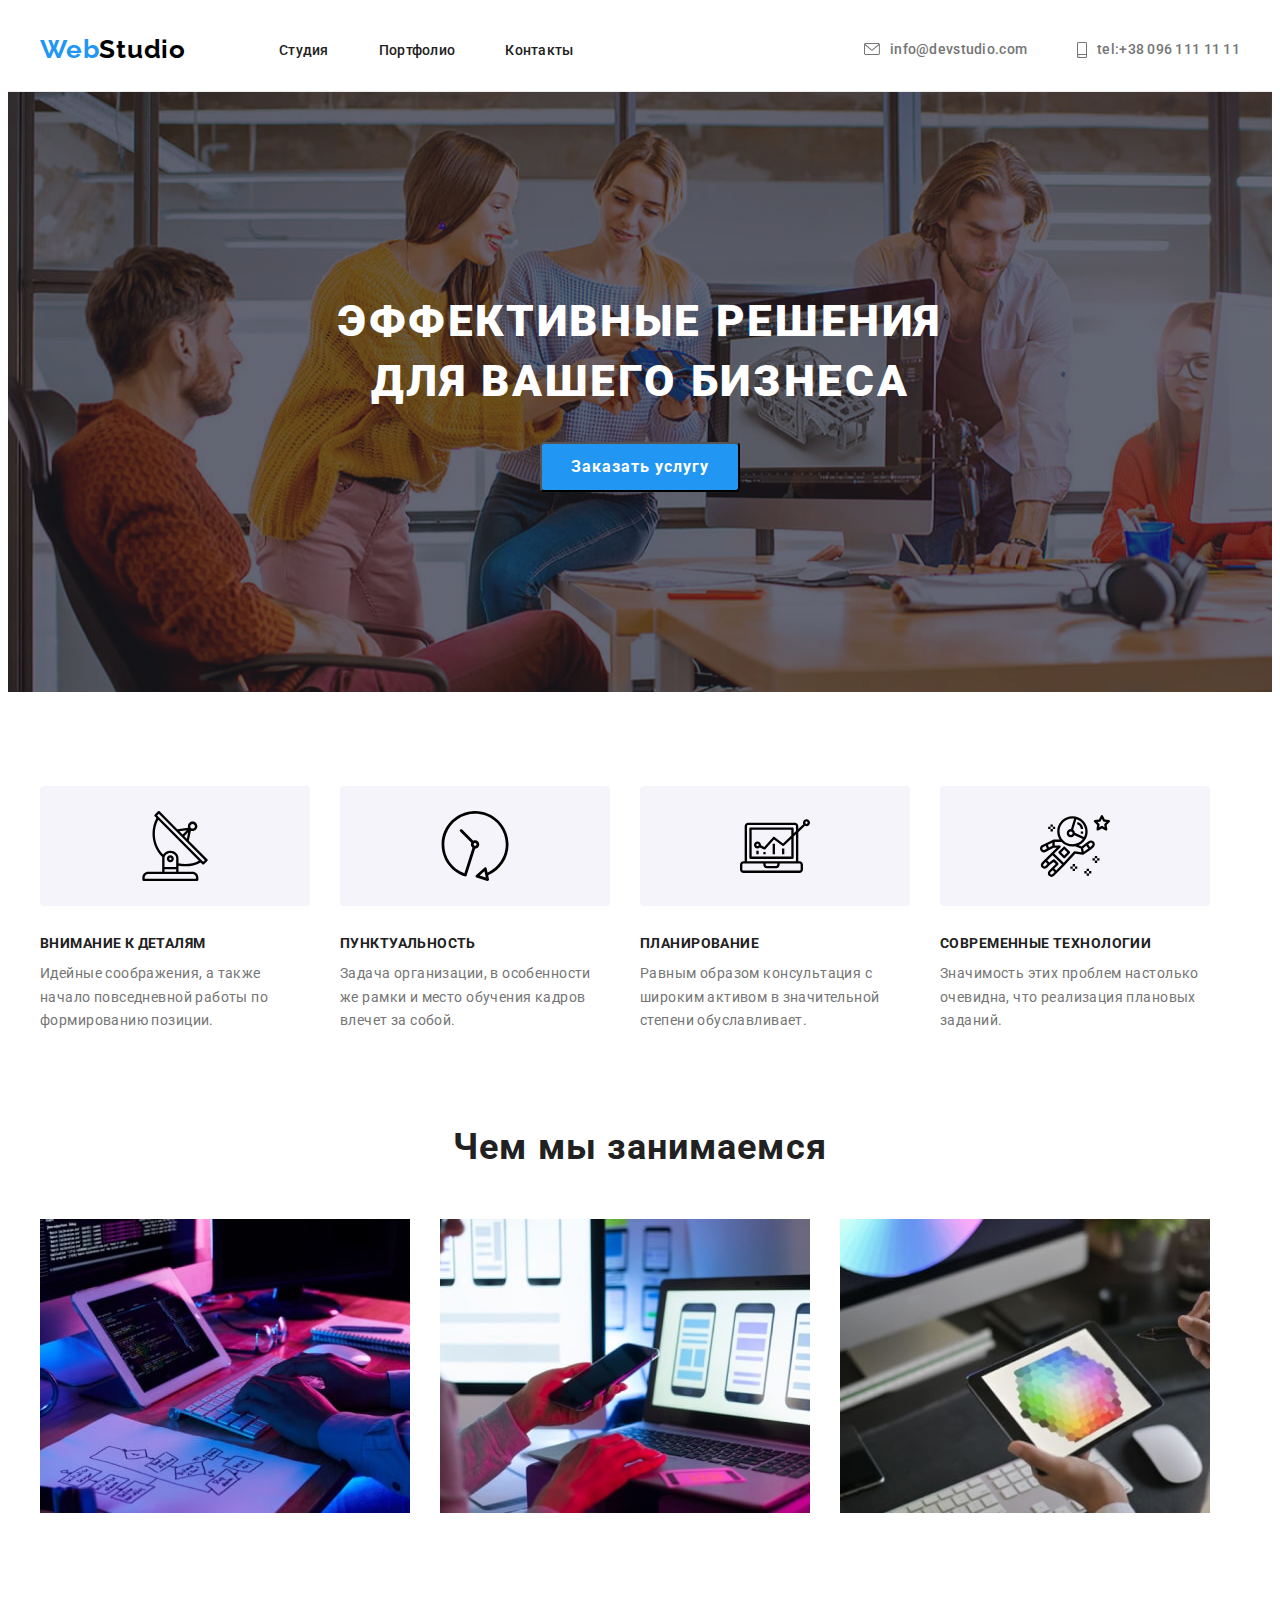
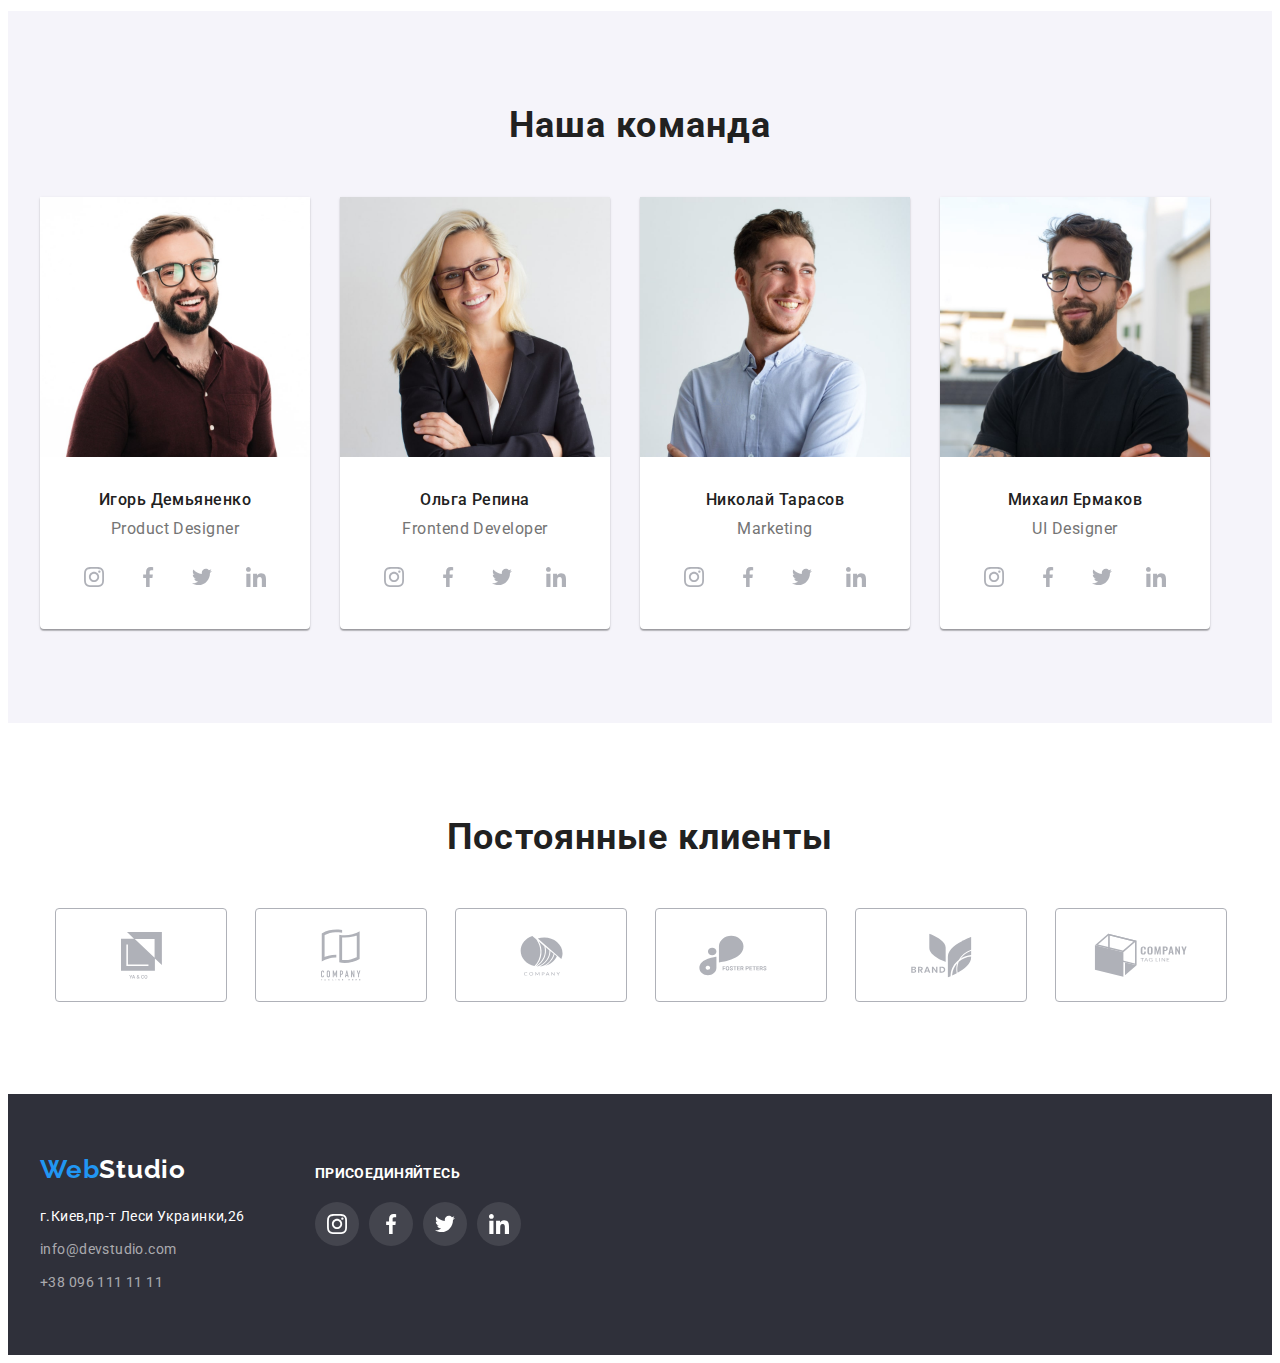
<file: index.html>
<!DOCTYPE html>
<html lang="ru">

<head>
    <meta charset="UTF-8">
    <meta http-equiv="X-UA-Compatible" content="IE=edge">
    <meta name="viewport" content="width=device-width, initial-scale=1.0">
    <title>WebStudio</title>
    <link rel="stylesheet" href="https://cdnjs.cloudflare.com/ajax/libs/modern-normalize/1.1.0/modern-normalize.min.css" integrity="sha512-wpPYUAdjBVSE4KJnH1VR1HeZfpl1ub8YT/NKx4PuQ5NmX2tKuGu6U/JRp5y+Y8XG2tV+wKQpNHVUX03MfMFn9Q==" crossorigin="anonymous" referrerpolicy="no-referrer" />
    <link rel="stylesheet" href="./css/style.css">
    <link rel="preconnect" href="https://fonts.googleapis.com">
    <link rel="preconnect" href="https://fonts.gstatic.com" crossorigin>
    <link href="https://fonts.googleapis.com/css2?family=Roboto:wght@400;500;700;900&display=swap" rel="stylesheet">
    <link rel="preconnect" href="https://fonts.googleapis.com">
    <link rel="preconnect" href="https://fonts.gstatic.com" crossorigin>
    <link href="https://fonts.googleapis.com/css2?family=Raleway:wght@700&display=swap" rel="stylesheet">   
</head>

<body>
    <header class="header">
        <div class="container header-container">
            <nav class="page-header-container">
                <a class="nav-logo" lang="en" href="./index.html"><span class="logo-first">Web</span><span
                    class="logo-second">Studio</span></a>
                
                <ul class="nav-menu">
                    <li class="menu"><a class="item" href="./index.html">Студия</a></li>
                    <li class="menu"><a class="item" href="./portfolio.html">Портфолио</a></li>
                    <li class="menu"><a class="item" href="">Контакты</a></li>
                </ul>
            </nav>
            <div class="header-right">
                    <li class="li">
                        <a class="item-connect" href="mailto:info@devstudio.com">info@devstudio.com
                            <svg class="header-icon" width="16" height="12">
                                <use class="header-icon-use" href="./images/sprite/Sprite.svg#icon-envelope-hover"> "info@devstudio.com"
                    
                                </use>
                            </svg>
                        </a>
                    </li>

                    <li class="li">
                        <a class="item-connect" href="tel:+380961111111">tel:+38 096 111 11 11
                            <svg class="header-icon" width="10" height="16">
                                <use href="./images/sprite/Sprite.svg#icon-smartphone"></use>
                            </svg>
                        </a>
                    </li>
            </div>   
       </div>
    </header>

    <main>
        <section class="page-main-hero">
            <div class="hero">
                <h1 class="main-hero">Эффективные решения для вашего бизнеса</h1>
                <button class="btn-first" type="button">Заказать услугу</button>
            </div>
            
        </section>

        <section class="discription-a">
            <div class="container">
                <ul class="discription">
                    <li class="discription-list">
                        <div class="discription-card">
                            <svg class="discription-image" width="70" height="70">
                                <use href="./images/sprite/Sprite.svg#icon-antenna-1"></use>
                            </svg>
                        </div>
                        <h3 class="discription-h">Внимание к деталям</h3>
                        <p class="discription-p">Идейные соображения, а также начало повседневной работы по формированию позиции.</p>
                    </li>
                    <li class="discription-list">
                        <div class="discription-card">
                            <svg class="discription-image" width="70" height="70">
                                <use href="./images/sprite/Sprite.svg#icon-Vector-1"></use>
                            </svg>
                        </div>
                        <h3 class="discription-h">Пунктуальность</h3>
                        <p class="discription-p">Задача организации, в особенности же рамки и место обучения кадров влечет за собой.</p>
                    </li>
                    <li class="discription-list">
                        <div class="discription-card">
                            <svg class="discription-image" width="70" height="70">
                                <use href="./images/sprite/Sprite.svg#icon-diagram-1"></use>
                            </svg>
                        </div>
                        <h3 class="discription-h">Планирование</h3>
                        <p class="discription-p">Равным образом консультация с широким активом в значительной степени обуславливает.</p>
                    </li>
                    <li class="discription-list">
                        <div class="discription-card">
                            <svg class="discription-image" width="70" height="70">
                                <use href="./images/sprite/Sprite.svg#icon-astronaut-1"></use>
                            </svg>
                        </div>
                        <h3 class="discription-h">Современные технологии</h3>
                        <p class="discription-p">Значимость этих проблем настолько очевидна, что реализация плановых заданий.</p>
                    </li>
                </ul>
            </div>
            
        </section>

        <section class="main-job">
            <div class="container">
                <h2 class="photo">Чем мы занимаемся</h2>
                <ul class="tt-decor list-job">
                    <li class="image-list"><img src="./images/images-job/img1.jpg" width="370" height="294"
                            alt="Человек работает на планшете и стационарном компьютере"></li>
                    <li class="image-list"><img src="./images/images-job/img2.jpg" width="370" height="294"></li>
                    <li class="image-list"><img src="./images/images-job/img3.jpg" width="370" height="294"
                            alt="Человек держит планшет с цветным графичным изображением"></li>
                </ul>
            </div>
            
        </section>

        <section class="section-command">
            <div class="container">
                <h2 class="command">Наша команда</h2>
                <ul class="discription">
                    <div class="card-command">
                        <li class="people-command">
                            <img src="./images/img-command/img1.jpg" width="270" height="260" alt="Сотрудник компании">
                            <h3 class="name">Игорь Демьяненко</h3>
                            <p class="profession" lang="en">Product Designer</p>
                            <ul class="container-soc tt-decor">
                                <li class="soc">
                                    <a href="" class="link-soc">
                                        <svg class="icon-soc" width="20" height="20">
                                            <use href="./images/sprite/Sprite.svg#icon-instagram-2"></use>
                                        </svg>
                                    </a>
                                </li>
                                <li class="soc">
                                    <a href="" class="link-soc">
                                        <svg class="icon-soc" width="20" height="20">
                                            <use href="./images/sprite/Sprite.svg#icon-facebook"></use>
                                        </svg>
                                    </a>
                                </li>
                                <li class="soc">
                                    <a href="" class="link-soc">
                                        <svg class="icon-soc" width="20" height="20">
                                            <use href="./images/sprite/Sprite.svg#icon-twitter-1"></use>
                                        </svg>
                                    </a>
                                </li>
                                <li class="soc">
                                    <a href="" class="link-soc">
                                        <svg class="icon-soc" width="20" height="20">
                                            <use href="./images/sprite/Sprite.svg#icon-linkedin-1"></use>
                                        </svg>
                                    </a>
                                </li>
                            </ul>
                        </li>
                    </div>
                    <div class="card-command">
                        <li class="people-command">
                            <img src="./images/img-command/img2.jpg" width="270" height="260" alt="Сотрудник компании">
                            <h3 class="name">Ольга Репина</h3>
                            <p class="profession" lang="en">Frontend Developer</p>
                            <ul class="container-soc tt-decor">
                                <li class="soc">
                                    <a href="" class="link-soc">
                                        <svg class="icon-soc" width="20" height="20">
                                            <use href="./images/sprite/Sprite.svg#icon-instagram-2"></use>
                                        </svg>
                                    </a>
                                </li>
                                <li class="soc">
                                    <a href="" class="link-soc">
                                        <svg class="icon-soc" width="20" height="20">
                                            <use href="./images/sprite/Sprite.svg#icon-facebook"></use>
                                        </svg>
                                    </a>
                                </li>
                                <li class="soc">
                                    <a href="" class="link-soc">
                                        <svg class="icon-soc" width="20" height="20">
                                            <use href="./images/sprite/Sprite.svg#icon-twitter-1"></use>
                                        </svg>
                                    </a>
                                </li>
                                <li class="soc">
                                    <a href="" class="link-soc">
                                        <svg class="icon-soc" width="20" height="20">
                                            <use href="./images/sprite/Sprite.svg#icon-linkedin-1"></use>
                                        </svg>
                                    </a>
                                </li>
                            </ul>
                        </li>
                    </div>
                    <div class="card-command">
                        <li class="people-command">
                            <img src="./images/img-command/img3.jpg" width="270" height="260" alt="Сотрудник компании">
                            <h3 class="name">Николай Тарасов</h3>
                            <p class="profession" lang="en">Marketing</p>
                            <ul class="container-soc tt-decor">
                                <li class="soc">
                                    <a href="" class="link-soc">
                                        <svg class="icon-soc" width="20" height="20">
                                            <use href="./images/sprite/Sprite.svg#icon-instagram-2"></use>
                                        </svg>
                                    </a>
                                </li>
                                <li class="soc">
                                    <a href="" class="link-soc">
                                        <svg class="icon-soc" width="20" height="20">
                                            <use href="./images/sprite/Sprite.svg#icon-facebook"></use>
                                        </svg>
                                    </a>
                                </li>
                                <li class="soc">
                                    <a href="" class="link-soc">
                                        <svg class="icon-soc" width="20" height="20">
                                            <use href="./images/sprite/Sprite.svg#icon-twitter-1"></use>
                                        </svg>
                                    </a>
                                </li>
                                <li class="soc">
                                    <a href="" class="link-soc">
                                        <svg class="icon-soc" width="20" height="20">
                                            <use href="./images/sprite/Sprite.svg#icon-linkedin-1"></use>
                                        </svg>
                                    </a>
                                </li>
                            </ul>
                        </li>
                    </div>
                    <div class="card-command">
                        <li class="people-command">
                            <img src="./images/img-command/img4.jpg" width="270" height="260" alt="Сотрудник компании">
                            <h3 class="name">Михаил Ермаков</h3>
                            <p class="profession" lang="en">UI Designer</p>
                            <ul class="container-soc tt-decor">
                                <li class="soc">
                                    <a href="" class="link-soc">
                                        <svg class="icon-soc" width="20" height="20">
                                            <use href="./images/sprite/Sprite.svg#icon-instagram-2"></use>
                                        </svg>
                                    </a>
                                </li>
                                <li class="soc">
                                    <a href="" class="link-soc">
                                        <svg class="icon-soc" width="20" height="20">
                                            <use href="./images/sprite/Sprite.svg#icon-facebook"></use>
                                        </svg>
                                    </a>
                                </li>
                                <li class="soc">
                                    <a href="" class="link-soc">
                                        <svg class="icon-soc" width="20" height="20">
                                            <use href="./images/sprite/Sprite.svg#icon-twitter-1"></use>
                                        </svg>
                                    </a>
                                </li>
                                <li class="soc">
                                    <a href="" class="link-soc">
                                        <svg class="icon-soc" width="20" height="20">
                                            <use href="./images/sprite/Sprite.svg#icon-linkedin-1"></use>
                                        </svg>
                                    </a>
                                </li>
                            </ul>
                        </li>
                    </div>
                </ul>
            </div>
        </section>
        <section class="section-company">
                <div class="container">
                    <h2 class="clients">Постоянные клиенты</h2>
                    <ul class="companys">
                    
                        <li class="list-company  tt-decor">
                            <a href="" class="link-company">
                                <svg class="company-icon" width="41" height="47">
                                    <use href="./images/sprite/Sprite.svg#icon-Union"></use>
                                </svg>
                            </a>
                        </li>
                        <li class="list-company tt-decor">
                            <a href="" class="link-company">
                                <svg class="company-icon" width="40" height="52">
                                    <use href="./images/sprite/Sprite.svg#icon-group"></use>
                                </svg>
                            </a>
                        </li>
                        <li class="list-company tt-decor">
                            <a href="" class="link-company">
                                <svg class="company-icon" width="43" height="41">
                                    <use href="./images/sprite/Sprite.svg#icon-group-1"></use>
                                </svg>
                            </a>
                        </li>
                        <li class="list-company tt-decor">
                            <a href="" class="link-company">
                                <svg class="company-icon" width="84" height="41">
                                    <use href="./images/sprite/Sprite.svg#icon-group-2"></use>
                                </svg>
                            </a>
                        </li>
                        <li class="list-company tt-decor">
                            <a href="" class="link-company">
                                <svg class="company-icon" width="63" height="45">
                                    <use href="./images/sprite/Sprite.svg#icon-group-3-1"></use>
                                </svg>
                            </a>
                        </li>
                        <li class="list-company tt-decor">
                            <a href="" class="link-company">
                                <svg class="company-icon" width="94" height="44">
                                    <use href="./images/sprite/Sprite.svg#icon-group-4-1"></use>
                                </svg>
                            </a>
                        </li>
                    </div>
                    </ul>
                </div>
        </section>
    </main>
    
    <footer class="footer">
        <div class="container footer-container">
            <div class="footer-logo-contact">
                <a class="logo-footer" lang="en" href="./index.html"><span class="logo-first">Web</span><span
                        class="logo-second-w">Studio</span></a>
                <ul class="tt-decor">
                    <li class="footer-contact"><a class="map-item" href="https://goo.gl/maps/ncEjKkmwe7wm9tHb9"
                            rel="noopener noreferrer">г.Киев,пр-т Леси Украинки,26</a></li>
                    <li class="footer-contact"><a class="email" href="mailto:info@devstudio.com">info@devstudio.com</a></li>
                    <li class="footer-contact"><a class="tel" href="tel:+380961111111">+38 096 111 11 11</a></li>
                </ul>
            </div>
            <div>
                <h3 class="footer-text">ПРИСОЕДИНЯЙТЕСЬ</h3>
                <ul class="footer-soc tt-decor">
                    <li class="footer-list">
                        <a href="" class="footer-link">
                            <svg class="footer-image" width="20" height="20">
                                <use href="./images/sprite/Sprite.svg#icon-instagram-2"></use>
                            </svg>
                        </a>
                    </li>
                    <li class="footer-list">
                        <a href="" class="footer-link">
                            <svg class="footer-image" width="20" height="20">
                                <use href="./images/sprite/Sprite.svg#icon-facebook"></use>
                            </svg>
                        </a>
                    </li>
                    <li class="footer-list">
                        <a href="" class="footer-link">
                            <svg class="footer-image" width="20" height="20">
                                <use href="./images/sprite/Sprite.svg#icon-twitter-1"></use>
                            </svg>
                        </a>
                    </li>
                    <li class="footer-list">
                        <a href="" class="footer-link">
                            <svg class="footer-image" width="20" height="20">
                                <use href="./images/sprite/Sprite.svg#icon-linkedin-1"></use>
                            </svg>
                        </a>
                    </li>
                </ul>
            </div>
            
        </div>
        
        </footer>
</body>
</html>
</file>
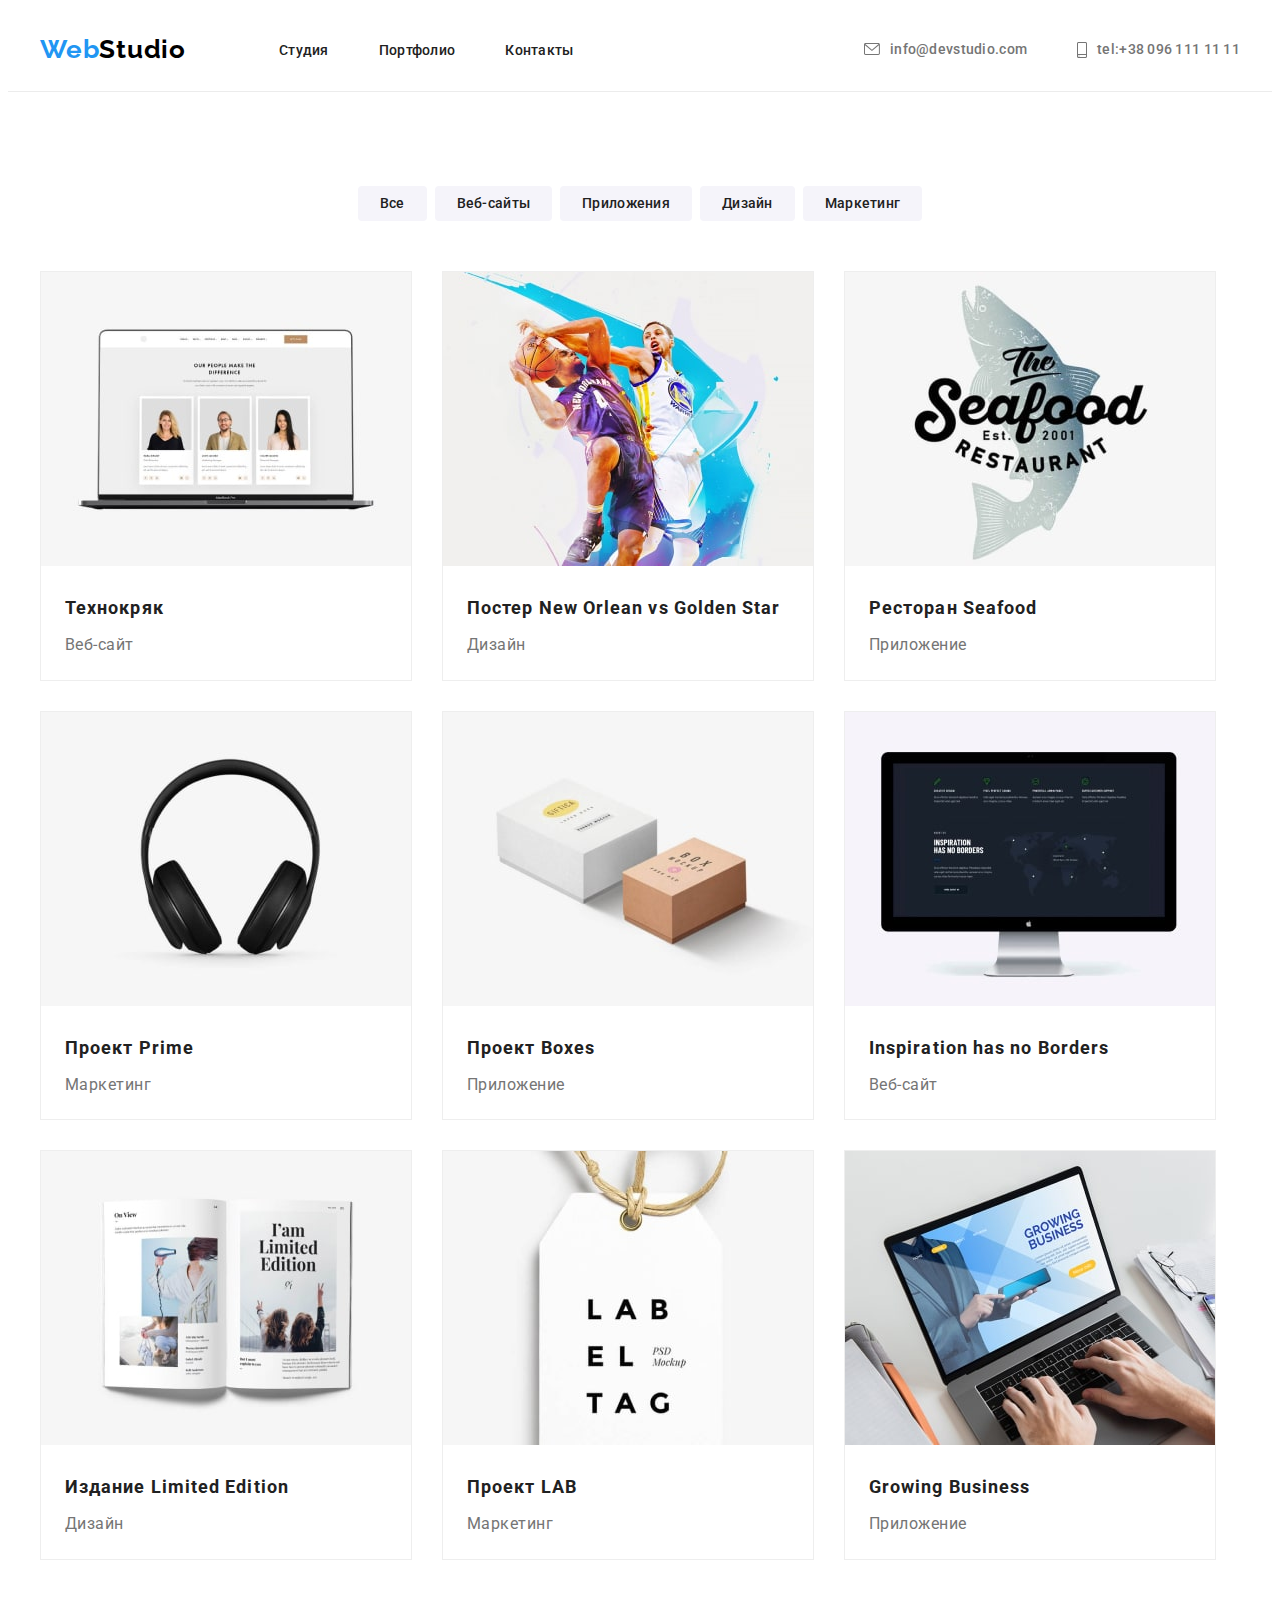
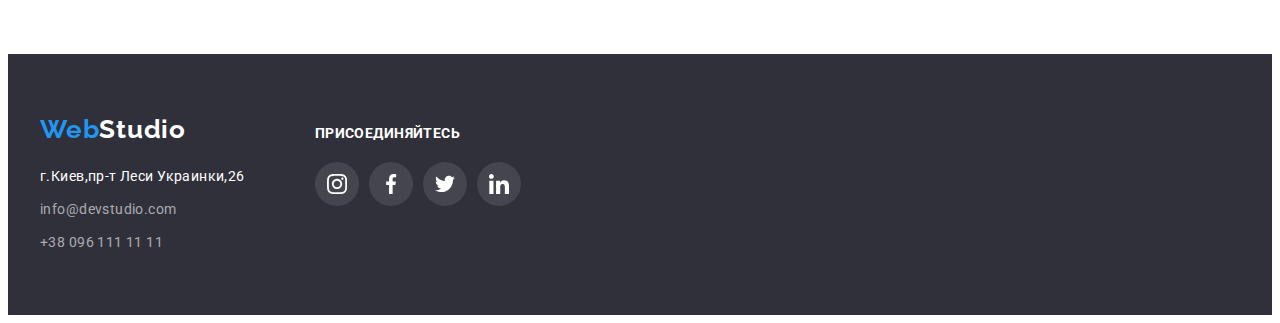
<file: portfolio.html>
<!DOCTYPE html>
<html lang="ru">

<head>
    <meta charset="UTF-8">
    <meta http-equiv="X-UA-Compatible" content="IE=edge">
    <meta name="viewport" content="width=device-width, initial-scale=1">
    <title>Портфолио</title>
    <link rel="stylesheet" href="https://cdnjs.cloudflare.com/ajax/libs/modern-normalize/1.1.0/modern-normalize.min.css"
        integrity="sha512-wpPYUAdjBVSE4KJnH1VR1HeZfpl1ub8YT/NKx4PuQ5NmX2tKuGu6U/JRp5y+Y8XG2tV+wKQpNHVUX03MfMFn9Q=="
        crossorigin="anonymous" referrerpolicy="no-referrer" />
    <link rel="stylesheet" href="./css/style.css">
    <link rel="preconnect" href="https://fonts.googleapis.com">
    <link rel="preconnect" href="https://fonts.gstatic.com" crossorigin>
    <link href="https://fonts.googleapis.com/css2?family=Roboto:wght@400;500;700;900&display=swap" rel="stylesheet">
    <link rel="preconnect" href="https://fonts.googleapis.com">
    <link rel="preconnect" href="https://fonts.gstatic.com" crossorigin>
    <link href="https://fonts.googleapis.com/css2?family=Raleway:wght@700&display=swap" rel="stylesheet">
</head>

<body>
    <header class="header">
        <div class="container header-container">
            <nav class="page-header-container">
                <a class="nav-logo" lang="en" href="./index.html"> <span class="logo-first">Web</span><span
                        class="logo-second">Studio</span></a>
                <ul class="nav-menu">
                    <li class="menu"><a class="item" href="./index.html">Студия</a></li>
                    <li class="menu"><a class="item" href="./portfolio.html">Портфолио</a></li>
                    <li class="menu"><a class="item" href="">Контакты</a></li>
                </ul>
            </nav>
            <div class="header-right">
                <li class="li">
                    <a class="item-connect" href="mailto:info@devstudio.com">info@devstudio.com
                    <svg class="header-icon" width="16" height="12">
                        <use class="header-icon-use" href="./images/sprite/Sprite.svg#icon-envelope-hover"> "info@devstudio.com"
                            
                        </use>
                    </svg>
                </a>
                </li>
                
                <li class="li">
                    <a class="item-connect" href="tel:+380961111111">tel:+38 096 111 11 11
                        <svg class="header-icon" width="10" height="16">
                            <use href="./images/sprite/Sprite.svg#icon-smartphone"></use>
                        </svg>
                    </a>
                </li>
                
            </div>
        </div>
     </header>
        <main>
            <section class="main-section">
                <div class="container" >
                    <ul class="tt-decor menu-content">
                            <li class="menu-nav"><button class="item-menu btn-second" type="button">Все</button>
                            <li class="menu-nav"><button class="item-menu btn-second" type="button">Веб-сайты</button>
                            <li class="menu-nav"><button class="item-menu btn-second" type="button">Приложения</button>
                            <li class="menu-nav"><button class="item-menu btn-second" type="button">Дизайн</button>
                            <li class="menu-nav"><button class="item-menu btn-second" type="button">Маркетинг</button>
                    </ul>
                    
                    <ul class="tt-decor card">
                        <li class="card-item">
                            <img src="./images/im-port/img1-min.jpg" alt="">
                            <div class="card-border">
                                <h3 class="project">Технокряк</h3>
                                <p class="view">Веб-сайт</p>
                            </div>
                        </li>
                        
                        <li class="card-item">
                            <img src="./images/im-port/img2-min.jpg" alt="">
                            <div class="card-border">
                                <h3 class="project">Постер <span lang="en">New Orlean vs Golden Star</span></h3>
                                <p class="view">Дизайн</p>
                            </div>
                        </li>
                    
                        <li class="card-item">
                            <img src="./images/im-port/img3-min.jpg" alt="">
                            <div class="card-border">
                                <h3 class="project">Ресторан <span lang="en">Seafood</span></h3>
                                <p class="view">Приложение</p>
                            </div>
                        </li>
                        
                        <li class="card-item">
                            <img src="./images/im-port/img4-min.jpg" alt="">
                            <div class="card-border">
                                <h3 class="project">Проект <span lang="en">Prime</span></h3>
                                <p class="view">Маркетинг</p>
                            </div>
                        </li>
                        
                        <li class="card-item">
                            <img src="./images/im-port/img5-min.jpg" alt="">
                            <div class="card-border">
                                <h3 class="project">Проект <span lang="en">Boxes</span></h3>
                                <p class="view">Приложение</p>
                            </div>
                        </li>
                        
                        <li class="card-item">
                             <img src="./images/im-port/img6-min.jpg" alt="">
                             <div class="card-border">
                                <h3 class="project" lang="en">Inspiration has no Borders</h3>
                                <p class="view">Веб-сайт</p>
                            </div>
                        </li>
                        
                        <li class="card-item">
                            <img src="./images/im-port/img7-min.jpg" alt="">
                            <div class="card-border">
                                <h3 class="project">Издание <span lang="en">Limited Edition</span></h3>
                                <p class="view">Дизайн</p>
                            </div>
                        </li>
                        
                        <li class="card-item">
                            <img src="./images/im-port/img8-min.jpg" alt="">
                            <div class="card-border">
                                <h3 class="project">Проект <span lang="en">LAB</span></h3>
                                <p class="view">Маркетинг</p>
                            </div>
                         </li>
                        
                        <li class="card-item">
                            <img src="./images/im-port/img9-min.jpg" alt="">
                            <div class="card-border">
                                <h3 class="project" lang="en">Growing Business</h3>
                                <p class="view">Приложение</p>
                            </div>
                                
                        </li>
                    </ul>
                </div>
        </main>

    <footer class="footer">
        <div class="container footer-container">
            <div class="footer-logo-contact">
                <a class="logo-footer" lang="en" href="./index.html"><span class="logo-first">Web</span><span
                        class="logo-second-w">Studio</span></a>
                <ul class="tt-decor">
                    <li class="footer-contact"><a class="map-item" href="https://goo.gl/maps/ncEjKkmwe7wm9tHb9"
                            rel="noopener noreferrer">г.Киев,пр-т Леси Украинки,26</a></li>
                    <li class="footer-contact"><a class="email" href="mailto:info@devstudio.com">info@devstudio.com</a></li>
                    <li class="footer-contact"><a class="tel" href="tel:+380961111111">+38 096 111 11 11</a></li>
                </ul>
            </div>
            <div>
                <h3 class="footer-text">ПРИСОЕДИНЯЙТЕСЬ</h3>
                <ul class="footer-soc tt-decor">
                    <li class="footer-list">
                        <a href="" class="footer-link">
                            <svg class="footer-image" width="20" height="20">
                                <use href="./images/sprite/Sprite.svg#icon-instagram-2"></use>
                            </svg>
                        </a>
                    </li>
                    <li class="footer-list">
                        <a href="" class="footer-link">
                            <svg class="footer-image" width="20" height="20">
                                <use href="./images/sprite/Sprite.svg#icon-facebook"></use>
                            </svg>
                        </a>
                    </li>
                    <li class="footer-list">
                        <a href="" class="footer-link">
                            <svg class="footer-image" width="20" height="20">
                                <use href="./images/sprite/Sprite.svg#icon-twitter-1"></use>
                            </svg>
                        </a>
                    </li>
                    <li class="footer-list">
                        <a href="" class="footer-link">
                            <svg class="footer-image" width="20" height="20">
                                <use href="./images/sprite/Sprite.svg#icon-linkedin-1"></use>
                            </svg>
                        </a>
                    </li>
                </ul>
            </div>
    
        </div>
    
    </footer>

</body>
</html>
</file>
<file: css/style.css>
:root {
  --logo: #2196f3;
  --text: #212121;
  --title: #ffffff;
  --main-text-color: #757575;
}

body {
  font-family: Roboto, sans-serif;
  color: #212121;
}

h1,
h2,
h3,
p {
  margin-top: 0;
  margin-bottom: 0;
}

ul {
  margin-top: 0;
  margin-bottom: 0;
  margin-left: 0;
  margin-right: 0;
  padding-left: 0;
  padding-right: 0;
}

/*------------Header------------*/

.container {
  width: 1200px;
  padding-right: 15px;
  padding-left: 15px;
  margin: 0 auto;
}

.header-container {
  display: flex;
  align-items: center;
  margin-left: auto;
}

.header {
  border-bottom: 1px solid #ececec;
}

.page-header-container {
  display: flex;
  align-items: center;
}

.nav-logo {
  text-decoration: none;
  list-style: none;
  margin-right: 93px;
  padding-top: 25px;
  padding-bottom: 25px;
}

.nav-menu {
  display: flex;
  align-items: center;
  text-decoration: none;
  list-style: none;
  padding-top: 32px;
  padding-bottom: 32px;
}

.header-right {
  margin-left: auto;
  display: flex;
  align-items: center;
  text-decoration: none;
  list-style: none;
  padding-top: 32px;
  padding-bottom: 32px;
}

.nav-contact-list {
  padding-right: 50px;
}

.tt-decor {
  text-decoration: none;
  list-style: none;
}

.logo-second {
  font-family: Raleway;
  color: #000;
  font-weight: 700;
  font-size: 26px;
  line-height: 1.19;
  letter-spacing: 0.03em;
}

.logo-first {
  font-family: Raleway;
  font-weight: 700;
  font-size: 26px;
  line-height: 1.19;
  letter-spacing: 0.03em;
  color: #2196f3;
}

.logo-second-w {
  font-family: Raleway;
  font-weight: 700;
  font-size: 26px;
  line-height: 1.19;
  letter-spacing: 0.03em;
  color: #ffffff;
}

.item {
  font-weight: 500;
  font-size: 14px;
  line-height: 1.14;
  letter-spacing: 0.02em;
  color: var(--text);
  text-decoration: none;
  list-style: none;
}

.menu:not(:last-child) {
  padding-right: 50px;
}

.item:hover,
.item:focus {
  color: var(--logo);
}

.item-connect {
  font-style: normal;
  font-weight: 500;
  font-size: 14px;
  line-height: 1.14;
  letter-spacing: 0.02em;
  display: flex;
  flex-direction: row-reverse;
  align-items: center;
  color: var(--main-text-color);
  text-decoration: none;
  list-style: none;
}

.li:not(:last-child) {
  margin-right: 50px;
}

.item-connect:hover,
.item-connect:focus {
  color: var(--logo);
}

.header-icon {
  fill: currentColor;
  margin-right: 10px;
}

.header-icon:hover,
.header-icon:focus {
  fill: currentColor;
}

/*------------HERO------------*/

.main-section {
  padding-top: 94px;
  padding-bottom: 94px;
}

.hero {
  text-align: center;
  padding-top: 200px;
  margin: 0 auto;
  padding-bottom: 200px;
  background: #c4c4c4;
  background-image: linear-gradient(
      rgba(47, 48, 58, 0.4),
      rgba(47, 48, 58, 0.4)
    ),
    url(../images/Hero/bg-image.jpg);
}

.main-hero {
  font-weight: 900;
  font-size: 44px;
  line-height: 1.36;
  width: 696px;
  margin: 0 auto;
  letter-spacing: 0.06em;
  margin-bottom: 30px;
  text-transform: uppercase;
  color: var(--title);
}

.btn-first {
  font-family: Roboto;
  font-style: normal;
  font-weight: bold;
  font-size: 16px;
  line-height: 1.87;
  border-radius: 4px;
  margin: 0 auto;
  width: 200px;
  height: 50px;
  cursor: pointer;
  text-align: center;
  letter-spacing: 0.06em;
  color: var(--title);
  background-color: var(--logo);
}

.btn-second {
  font-family: Roboto;
  font-style: normal;
  font-weight: 500;
  font-size: 16px;
  line-height: 1.62;
  cursor: pointer;
  text-align: center;
  letter-spacing: 0.03em;
  color: var(--text);
  border: none;
  background: #f5f4fa;
  border-radius: 4px;
}

.btn-second:hover,
.btn-second:focus {
  background-color: var(--logo);
}

.menu-content {
  margin-bottom: 50px;
  display: flex;
  justify-content: center;
}

.menu-nav:not(:last-child) {
  padding-right: 8px;
}

.item-menu {
  font-weight: 500;
  font-size: 14px;
  padding: 6px 22px;
  line-height: 1.62;
  letter-spacing: 0.02em;
  color: var(--text);
  text-decoration: none;
  list-style: none;
}

.item-menu:hover,
.item-menu:focus {
  color: var(--title);
}

/* .main-discription {
  display: flex;
  width: 1200px;
  padding-right: 15px;
  padding-left: 15px;
  margin: 0 auto;
  margin-bottom: 94px;
  align-items: center;
}  */

.discription-card {
  width: 270px;
  height: 120px;
  background: #f5f4fa;
  border-radius: 4px;
  margin-bottom: 30px;
}

.discription-image {
  margin: 25px 100px;
}

.discription {
  display: flex;
  /* width: 1200px; */
  /* justify-content: center; */
  text-decoration: none;
  list-style: none;
}

.discription-a {
  padding-bottom: 94px;
  padding-top: 94px;
}

.discription-list {
  width: 270px;
}

.discription-list:not(:last-child) {
  margin-right: 30px;
}

.discription-h {
  font-weight: 700;
  font-size: 14px;
  line-height: 1.14;
  letter-spacing: 0.03em;
  margin-top: 0;
  margin-bottom: 10px;
  text-transform: uppercase;
  color: var(--text);
}

.discription-p {
  font-weight: 400px;
  font-style: normal;
  font-size: 14px;
  line-height: 1.71;
  margin-top: 0;
  letter-spacing: 0.03em;
  color: var(--main-text-color);
}

/* .container-job {
  display: flex;
  width: 1200px;
  align-items: center;
} */

/* .job {
  width: 1200px;
  display: flex;
  align-items: center;
  justify-content: center;
} */

.image-list:not(:last-child) {
  margin-right: 30px;
}

.photo {
  font-style: normal;
  font-weight: bold;
  font-size: 36px;
  line-height: 1.16;
  text-align: center;
  margin-bottom: 50px;
  letter-spacing: 0.03em;
  color: var(--text);
  margin-top: 0;
}

.main-job {
  padding-bottom: 94px;
}

.list-job {
  display: flex;
}

.command {
  font-weight: bold;
  font-size: 36px;
  line-height: 1.16;
  text-align: center;
  margin-bottom: 50px;
  letter-spacing: 0.03em;
  color: var(--text);
}

/* .people-command:not(:last-child) {
  padding-right: 30px;
} */

.name {
  font-weight: 500;
  font-size: 16px;
  line-height: 1.18;
  text-align: center;
  padding-top: 30px;
  padding-bottom: 10px;
  letter-spacing: 0.03em;
  color: var(--text);
}

.profession {
  font-size: 16px;
  line-height: 1.18;
  text-align: center;
  margin-bottom: 16px;
  letter-spacing: 0.03em;
  color: var(--main-text-color);
}

.soc {
  width: 44px;
  height: 44px;
}

.soc:not(:last-child) {
  margin-right: 10px;
}

.link-soc {
  width: 100%;
  height: 100%;
  display: flex;
  justify-content: center;
  align-items: center;
  border-radius: 50%;
  background-color: #ffffff;
}

.link-soc:hover,
.link-soc:focus {
  background-color: #2196f3;
}

.link-soc:hover .icon-soc,
.link-soc:focus .icon-soc {
  fill: #ffffff;
}

.icon-soc {
  fill: #afb1b8;
}

.container-soc {
  display: flex;
  justify-content: center;
  padding-bottom: 30px;
}

.project {
  font-weight: bold;
  font-size: 18px;
  line-height: 2;
  letter-spacing: 0.06em;
  /* padding-top: 20px; */
  padding-bottom: 4px;
  color: var(--text);
}

.view {
  font-size: 16px;
  line-height: 1.87;
  letter-spacing: 0.03em;
  color: var(--main-text-color);
}

.section-command {
  padding-bottom: 94px;
  padding-top: 94px;
  background: #f5f4fa;
}

.card {
  display: flex;
  flex-wrap: wrap;
}

.card-item {
  width: 370px;
  border: 1px solid #eeeeee;
  margin-right: 30px;
  margin-bottom: 30px;
}

.card-item:hover,
.card-item:focus {
  box-shadow: 0px 1px 1px rgba(0, 0, 0, 0.12), 0px 4px 4px rgba(0, 0, 0, 0.06),
    1px 4px 6px rgba(0, 0, 0, 0.16);
  cursor: pointer;
}

.card-item:nth-child(3n) {
  margin-right: 0;
}

.card-item:nth-last-child(-n + 3) {
  margin-bottom: 0;
}

.card-border {
  padding: 20px 24px;
}

.card-command {
  border-radius: 0px 0px 4px 4px;
  background-color: #ffffff;
  box-shadow: 0px 1px 3px rgba(0, 0, 0, 0.12), 0px 1px 1px rgba(0, 0, 0, 0.14),
    0px 2px 1px rgba(0, 0, 0, 0.2);
}

.card-command:not(:last-child) {
  margin-right: 30px;
}

.section-company {
  padding-top: 94px;
  padding-bottom: 94px;
}

.clients {
  font-style: normal;
  font-weight: bold;
  font-size: 36px;
  line-height: 1.16;
  margin-bottom: 50px;
  text-align: center;
  letter-spacing: 0.03em;
  color: var(--text);
}

.companys {
  display: flex;
  justify-content: center;
}

.list-company {
  width: 170px;
  height: 92px;
}

.list-company:not(:last-child) {
  margin-right: 30px;
}

.link-company {
  width: 100%;
  height: 100%;
  display: flex;
  justify-content: center;
  align-items: center;
  border: 1px solid #afb1b8;
  border-radius: 4px;
  cursor: pointer;
}

.link-company:hover,
.link-company:focus {
  color: #2196f3;
  border-color: currentColor;
}

.link-company:hover .company-icon,
.link-company:focus .company-icon {
  fill: #2196f3;
}

.company-icon {
  fill: #afb1b8;
}

/*------------FOOTER------------*/

.footer {
  background-color: #2f303a;
  padding-top: 60px;
  padding-bottom: 60px;
  display: flex;
}

.logo-footer {
  display: block;
  padding-bottom: 20px;
  text-decoration: none;
  list-style: none;
}

.map-item {
  font-size: 14px;
  line-height: 1.71;
  letter-spacing: 0.03em;
  text-decoration: none;
  list-style: none;
  color: var(--title);
}

.email,
.tel {
  font-size: 14px;
  line-height: 1.71;
  letter-spacing: 0.03em;
  text-decoration: none;
  list-style: none;
  color: rgba(255, 255, 255, 0.6);
}

.map-item:hover,
.map-item:focus {
  color: var(--logo);
}

.email:hover,
.email:focus,
.tel:hover,
.tel:focus {
  color: var(--logo);
}

.footer-contact:not(:last-child) {
  padding-bottom: 9px;
}

.footer-text {
  font-style: normal;
  font-weight: bold;
  font-size: 14px;
  line-height: 1.14;
  margin-bottom: 20px;
  letter-spacing: 0.03em;
  text-transform: uppercase;
  color: #ffffff;
}

.footer-soc {
  display: flex;
  justify-content: center;
}

.footer-list {
  width: 44px;
  height: 44px;
  background: rgba(255, 255, 255, 0.1);
  border-radius: 50%;
}

.footer-list:not(:last-child) {
  margin-right: 10px;
}

.footer-link {
  fill: var(--title);
  width: 100%;
  height: 100%;
  display: flex;
  justify-content: center;
  align-items: center;
  border-radius: 50%;
}

.footer-link:hover,
.footer-link:focus {
  background-color: #2196f3;
}

.footer-container {
  display: flex;
  align-items: baseline;
  /* justify-content: center; */
  /* align-items: center; */
}

.footer-logo-contact {
  margin-right: 70px;
}
</file>
